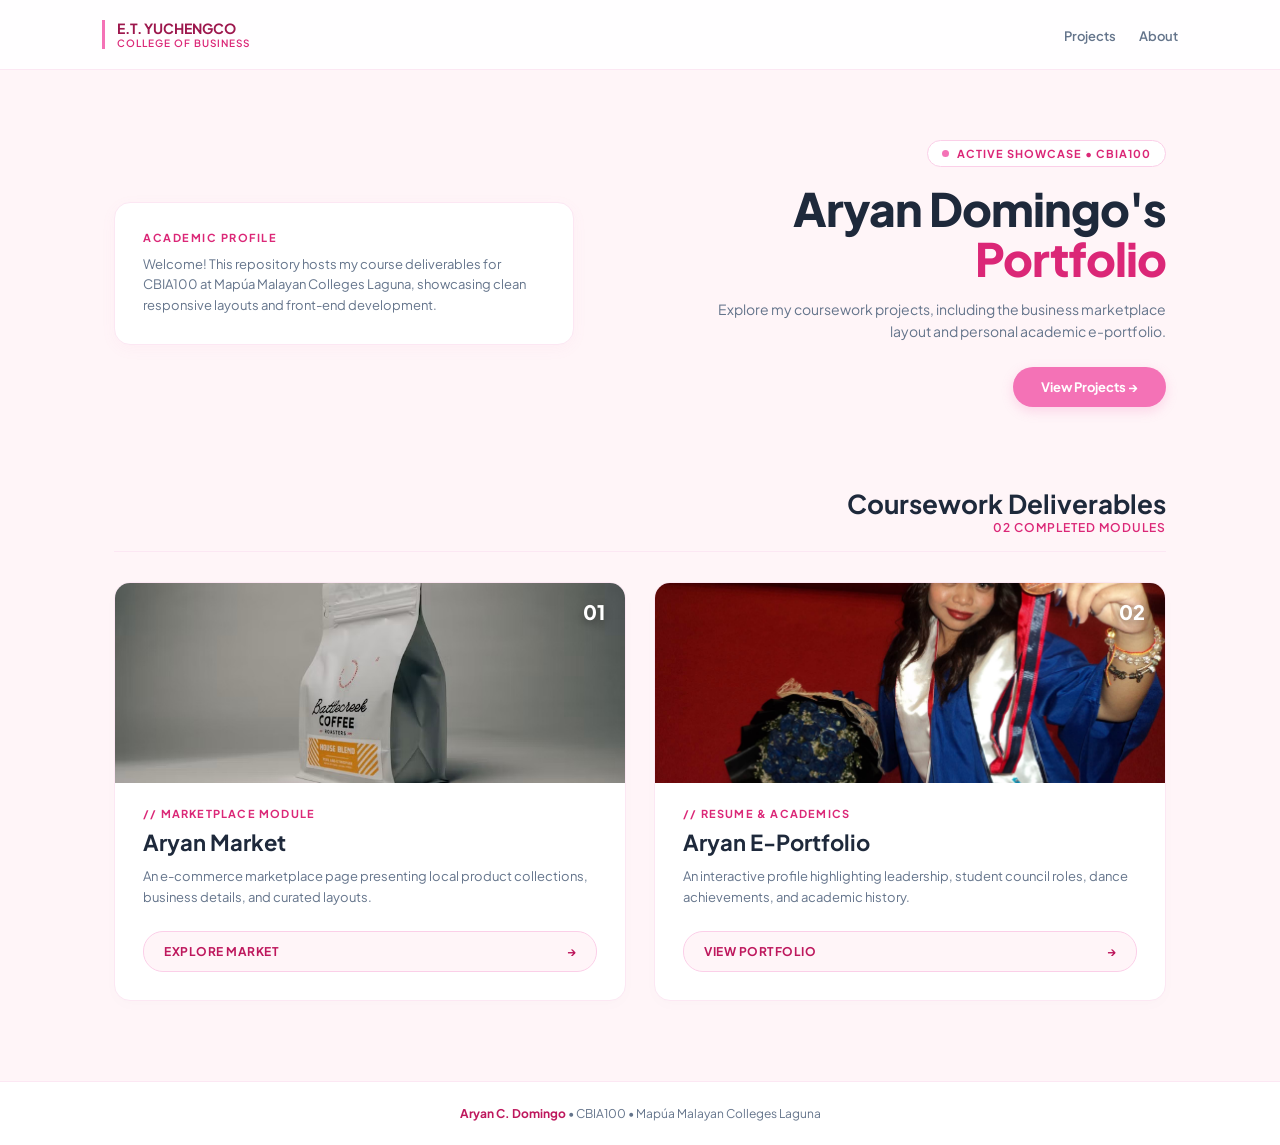
<file: index.html>
<!DOCTYPE html>
<html lang="en">
<head>
    <meta charset="UTF-8">
    <meta name="viewport" content="width=device-width, initial-scale=1.0">
    <title>Aryan C. Domingo | Portfolio</title>
    <link href="https://fonts.googleapis.com/css2?family=Plus+Jakarta+Sans:wght@400;500;600;700;800&display=swap" rel="stylesheet">
    <style>
        * {
            margin: 0;
            padding: 0;
            box-sizing: border-box;
            font-family: 'Plus Jakarta Sans', sans-serif;
            scroll-behavior: smooth;
        }

        body {
            background-color: #fff5f8;
            color: #334155;
            min-height: 100vh;
            display: flex;
            flex-direction: column;
        }

        /* TOP NAVIGATION */
        header {
            background: rgba(255, 255, 255, 0.9);
            backdrop-filter: blur(10px);
            padding: 20px 8%;
            display: flex;
            justify-content: space-between;
            align-items: center;
            border-bottom: 1px solid #fce7f3;
            position: sticky;
            top: 0;
            z-index: 100;
        }

        .brand-logo {
            border-left: 3px solid #f472b6;
            padding-left: 12px;
        }

        .college-title {
            font-size: 14px;
            font-weight: 700;
            color: #9d174d;
            line-height: 1.2;
        }

        .college-sub {
            font-size: 10px;
            font-weight: 600;
            color: #db2777;
            text-transform: uppercase;
            letter-spacing: 1px;
        }

        nav a {
            text-decoration: none;
            color: #64748b;
            font-size: 13px;
            font-weight: 600;
            margin-left: 20px;
            transition: color 0.2s;
        }

        nav a:hover {
            color: #db2777;
        }

        /* HERO SECTION - RIGHT ALIGNED TITLE */
        .hero-container {
            max-width: 1100px;
            margin: 0 auto;
            padding: 70px 24px 40px;
            width: 100%;
            display: grid;
            grid-template-columns: 1fr 1.2fr;
            gap: 40px;
            align-items: center;
        }

        .hero-left-info {
            background: #ffffff;
            border: 1px solid #fce7f3;
            padding: 28px;
            border-radius: 16px;
            box-shadow: 0 4px 15px rgba(244, 114, 182, 0.05);
        }

        .hero-left-info h4 {
            color: #db2777;
            font-size: 11px;
            text-transform: uppercase;
            letter-spacing: 1.5px;
            margin-bottom: 10px;
        }

        .hero-left-info p {
            font-size: 13px;
            color: #64748b;
            line-height: 1.6;
        }

        /* RIGHT ALIGNED HEADER TEXT */
        .hero-right-header {
            text-align: right;
        }

        .status-pill {
            display: inline-flex;
            align-items: center;
            gap: 8px;
            background: #ffffff;
            border: 1px solid #fbcfe8;
            color: #db2777;
            font-size: 11px;
            font-weight: 700;
            padding: 6px 14px;
            border-radius: 20px;
            margin-bottom: 16px;
            text-transform: uppercase;
            letter-spacing: 1px;
        }

        .status-dot {
            width: 7px;
            height: 7px;
            background: #f472b6;
            border-radius: 50%;
        }

        .hero-title {
            font-size: 46px;
            font-weight: 800;
            line-height: 1.1;
            color: #1e293b;
            letter-spacing: -1px;
            margin-bottom: 14px;
        }

        .hero-title span {
            color: #db2777;
        }

        .hero-subtitle {
            font-size: 14px;
            color: #64748b;
            line-height: 1.6;
            margin-bottom: 24px;
            margin-left: auto;
            max-width: 480px;
        }

        .btn-main {
            display: inline-flex;
            align-items: center;
            gap: 8px;
            background: #f472b6;
            color: #ffffff;
            font-weight: 700;
            font-size: 13px;
            padding: 12px 28px;
            border-radius: 25px;
            text-decoration: none;
            transition: all 0.25s ease;
            box-shadow: 0 4px 12px rgba(244, 114, 182, 0.25);
        }

        .btn-main:hover {
            background: #ec4899;
            transform: translateY(-2px);
            box-shadow: 0 6px 18px rgba(236, 72, 153, 0.35);
        }

        /* PROJECTS GRID */
        .projects-section {
            max-width: 1100px;
            margin: 0 auto;
            padding: 40px 24px 80px;
            width: 100%;
            flex: 1;
        }

        .section-header-right {
            text-align: right;
            margin-bottom: 30px;
            border-bottom: 1px solid #fce7f3;
            padding-bottom: 16px;
        }

        .section-title {
            font-size: 26px;
            font-weight: 700;
            color: #1e293b;
        }

        .section-sub {
            font-size: 12px;
            color: #db2777;
            font-weight: 600;
            text-transform: uppercase;
            letter-spacing: 1px;
        }

        /* TWO CARDS SIDE-BY-SIDE GRID */
        .cards-grid {
            display: grid;
            grid-template-columns: repeat(2, 1fr);
            gap: 28px;
        }

        .project-card {
            background: #ffffff;
            border: 1px solid #fce7f3;
            border-radius: 16px;
            overflow: hidden;
            display: flex;
            flex-direction: column;
            justify-content: space-between;
            transition: all 0.25s ease;
            position: relative;
            box-shadow: 0 4px 15px rgba(0, 0, 0, 0.015);
        }

        .project-card:hover {
            border-color: #f472b6;
            transform: translateY(-4px);
            box-shadow: 0 12px 25px rgba(244, 114, 182, 0.12);
        }

        /* THUMBNAIL CONTAINER */
        .card-thumb-wrapper {
            width: 100%;
            height: 200px;
            overflow: hidden;
            position: relative;
            background-color: #fce7f3;
        }

        .card-thumb-wrapper img {
            width: 100%;
            height: 100%;
            object-fit: cover;
            transition: transform 0.3s ease;
        }

        .project-card:hover .card-thumb-wrapper img {
            transform: scale(1.05);
        }

        .card-content {
            padding: 24px 28px 28px;
            display: flex;
            flex-direction: column;
            flex-grow: 1;
            justify-content: space-between;
        }

        .card-num {
            position: absolute;
            top: 16px;
            right: 20px;
            font-size: 20px;
            font-weight: 800;
            color: #ffffff;
            text-shadow: 0 2px 8px rgba(0,0,0,0.4);
            z-index: 2;
        }

        .card-tag {
            font-size: 11px;
            font-weight: 700;
            color: #db2777;
            text-transform: uppercase;
            letter-spacing: 1.2px;
            margin-bottom: 8px;
        }

        .card-title {
            font-size: 22px;
            font-weight: 700;
            color: #1e293b;
            margin-bottom: 10px;
        }

        .card-desc {
            font-size: 13px;
            color: #64748b;
            line-height: 1.6;
            margin-bottom: 24px;
        }

        .card-btn {
            display: flex;
            align-items: center;
            justify-content: space-between;
            background: #fff5f8;
            border: 1px solid #fbcfe8;
            color: #be185d;
            font-weight: 700;
            font-size: 12px;
            padding: 12px 20px;
            border-radius: 20px;
            text-decoration: none;
            text-transform: uppercase;
            letter-spacing: 0.5px;
            transition: all 0.2s ease;
        }

        .card-btn:hover {
            background: #f472b6;
            color: #ffffff;
            border-color: #f472b6;
        }

        /* FOOTER */
        footer {
            background: #ffffff;
            border-top: 1px solid #fce7f3;
            text-align: center;
            padding: 24px;
            font-size: 12px;
            color: #64748b;
        }

        footer strong {
            color: #be185d;
        }

        /* RESPONSIVE */
        @media (max-width: 800px) {
            .hero-container {
                grid-template-columns: 1fr;
            }
            .hero-right-header {
                text-align: left;
            }
            .hero-subtitle {
                margin-left: 0;
            }
            .section-header-right {
                text-align: left;
            }
            .cards-grid {
                grid-template-columns: 1fr;
            }
        }
    </style>
</head>
<body>

    <!-- NAVBAR -->
    <header>
        <div class="brand-logo">
            <div class="college-title">E.T. YUCHENGCO</div>
            <div class="college-sub">College of Business</div>
        </div>

        <nav>
            <a href="#work">Projects</a>
            <a href="#about">About</a>
        </nav>
    </header>

    <!-- HERO (TITLE ON RIGHT SIDE) -->
    <div class="hero-container">
        
        <!-- LEFT CONTENT BOX -->
        <div class="hero-left-info" id="about">
            <h4>Academic Profile</h4>
            <p>Welcome! This repository hosts my course deliverables for CBIA100 at Mapúa Malayan Colleges Laguna, showcasing clean responsive layouts and front-end development.</p>
        </div>

        <!-- RIGHT SIDE TITLE & HEADER -->
        <div class="hero-right-header">
            <div class="status-pill">
                <span class="status-dot"></span>
                <span>Active Showcase &bull; CBIA100</span>
            </div>
            <h1 class="hero-title">Aryan Domingo's <span>Portfolio</span></h1>
            <p class="hero-subtitle">Explore my coursework projects, including the business marketplace layout and personal academic e-portfolio.</p>
            <a href="#work" class="btn-main">View Projects &rarr;</a>
        </div>

    </div>

    <!-- PROJECTS SECTION -->
    <section class="projects-section" id="work">
        <div class="section-header-right">
            <h2 class="section-title">Coursework Deliverables</h2>
            <p class="section-sub">02 Completed Modules</p>
        </div>

        <div class="cards-grid">

            <!-- MARKETPLACE CARD -->
            <div class="project-card">
                <div class="card-thumb-wrapper">
                    <span class="card-num">01</span>
                    <img src="./Aryan%20Market/batangas%20kapeng%20barako.jpg" alt="Aryan Market Thumbnail">
                </div>
                <div class="card-content">
                    <div>
                        <p class="card-tag">// Marketplace Module</p>
                        <h3 class="card-title">Aryan Market</h3>
                        <p class="card-desc">An e-commerce marketplace page presenting local product collections, business details, and curated layouts.</p>
                    </div>
                    <a href="./Aryan%20Market/index.html" class="card-btn">
                        <span>Explore Market</span>
                        <span>&rarr;</span>
                    </a>
                </div>
            </div>

            <!-- E-PORTFOLIO CARD -->
            <div class="project-card">
                <div class="card-thumb-wrapper">
                    <span class="card-num">02</span>
                    <img src="./Aryan%20Eportfolio/solo%20pic%20profile.jpg" alt="Aryan E-Portfolio Thumbnail">
                </div>
                <div class="card-content">
                    <div>
                        <p class="card-tag">// Resume &amp; Academics</p>
                        <h3 class="card-title">Aryan E-Portfolio</h3>
                        <p class="card-desc">An interactive profile highlighting leadership, student council roles, dance achievements, and academic history.</p>
                    </div>
                    <a href="./Aryan%20Eportfolio/index.html" class="card-btn">
                        <span>View Portfolio</span>
                        <span>&rarr;</span>
                    </a>
                </div>
            </div>

        </div>
    </section>

    <!-- FOOTER -->
    <footer>
        <p><strong>Aryan C. Domingo</strong> &bull; CBIA100 &bull; Mapúa Malayan Colleges Laguna</p>
    </footer>

</body>
</html>
</file>
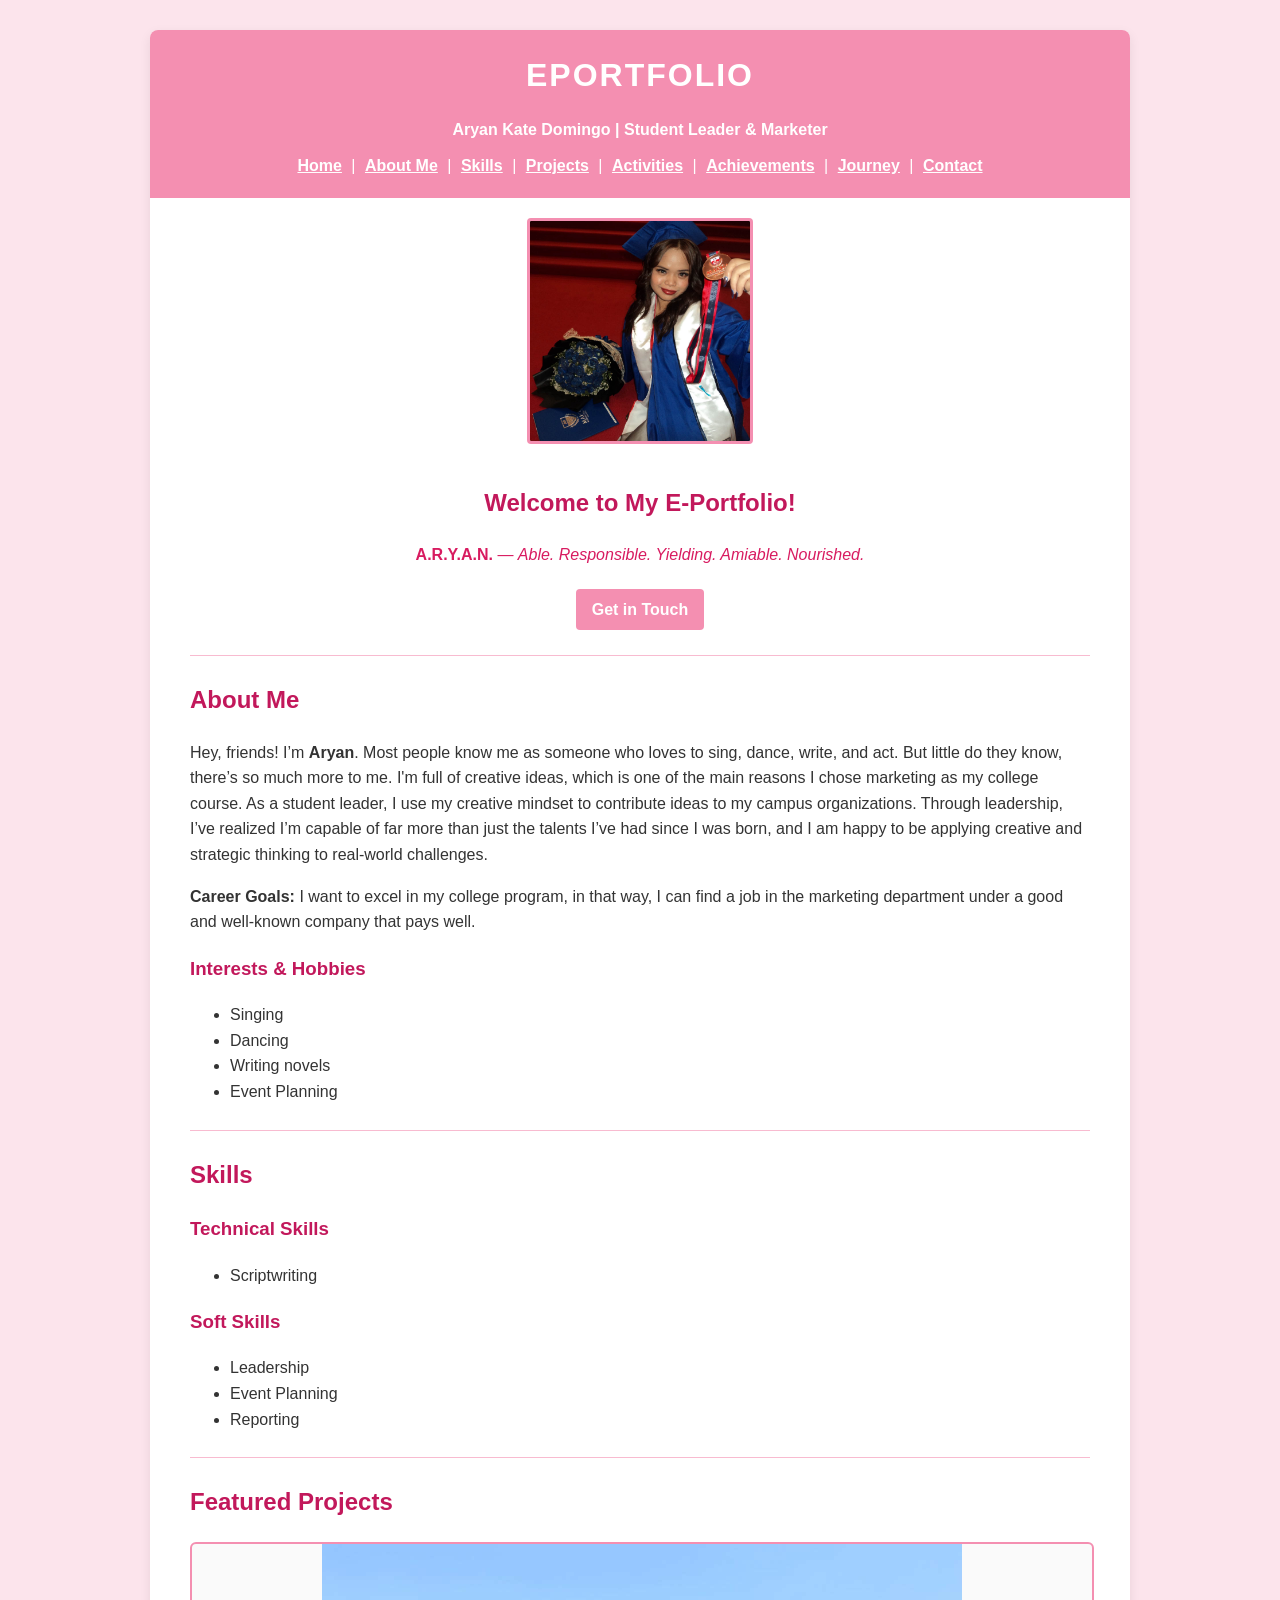
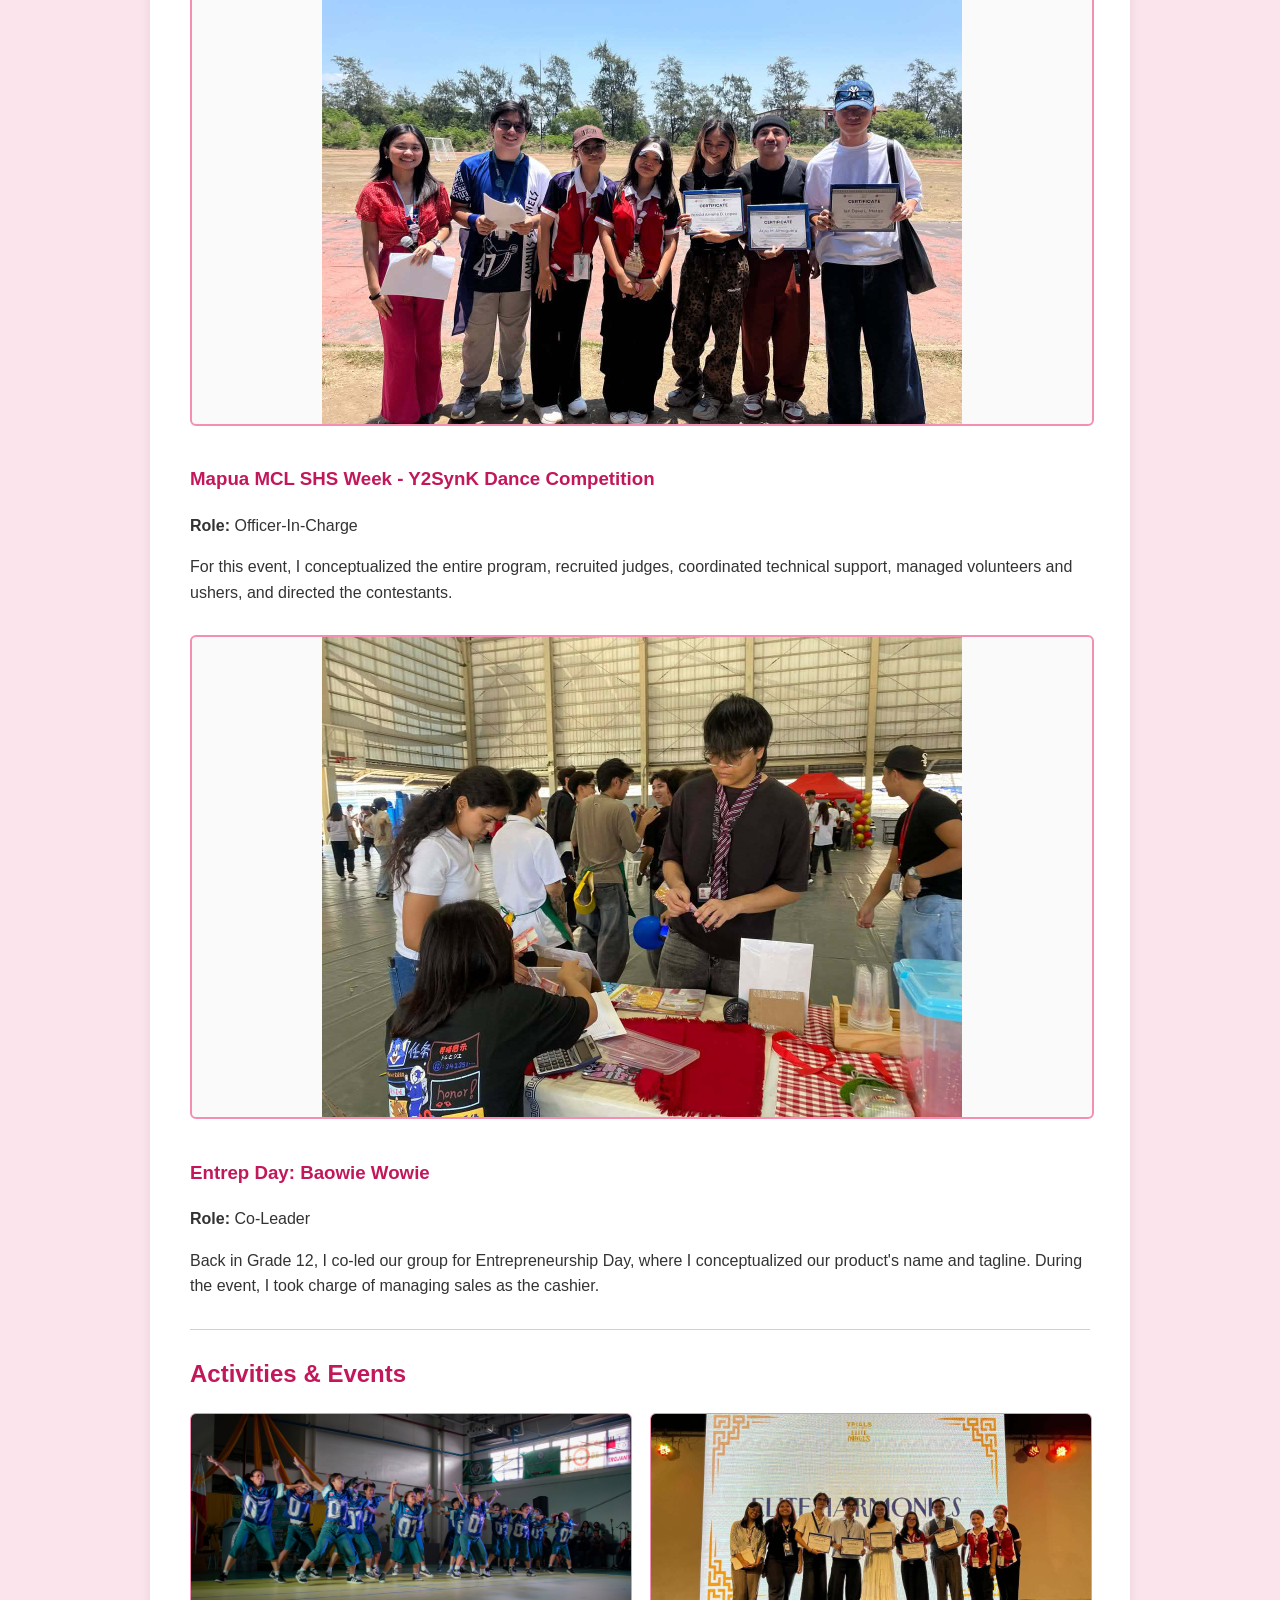
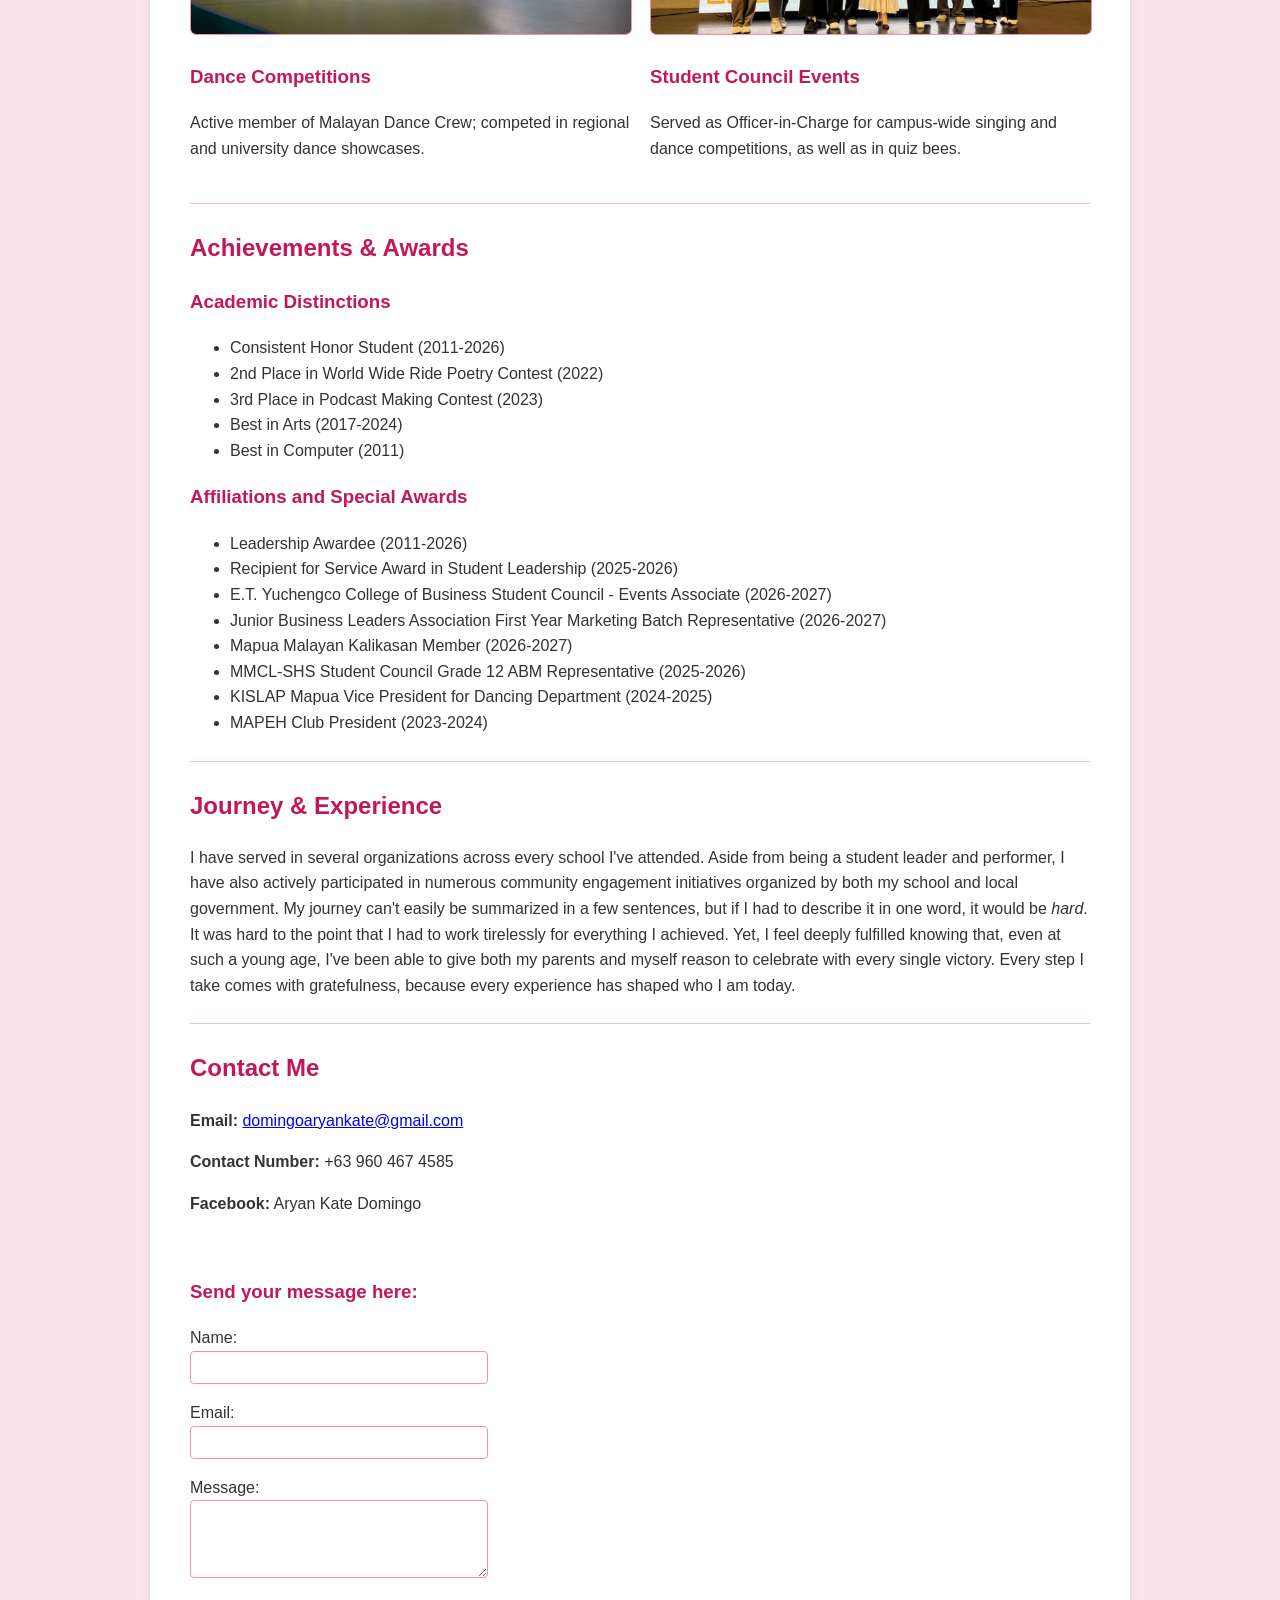
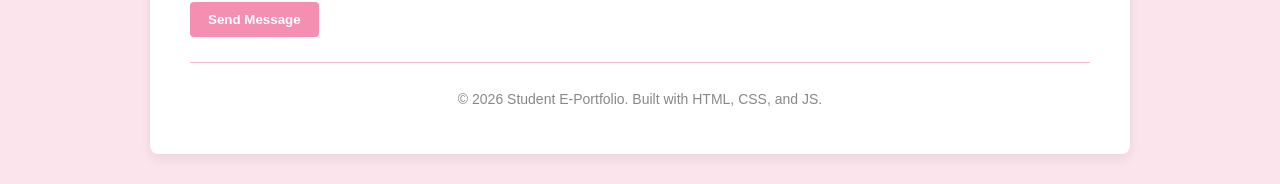
<file: Aryan Eportfolio/index.html>
<!DOCTYPE html>
<html lang="en">
<head>
    <meta charset="UTF-8">
    <meta name="viewport" content="width=device-width, initial-scale=1.0">
    <title>Aryan Kate Domingo - E-Portfolio</title>
    <link rel="stylesheet" type="text/css" href="style.css">
</head>
<body>

    <!-- Main Container Card (White Center Content) -->
    <div class="main-wrapper">

        <!-- Header Section -->
        <header>
            <div class="header-container">
                <h1>EPORTFOLIO</h1>
                <p><b>Aryan Kate Domingo | Student Leader & Marketer</b></p>
                <nav class="nav-links">
                    <a href="#home">Home</a> | 
                    <a href="#about">About Me</a> | 
                    <a href="#skills">Skills</a> | 
                    <a href="#projects">Projects</a> | 
                    <a href="#activities">Activities</a> | 
                    <a href="#achievements">Achievements</a> | 
                    <a href="#journey">Journey</a> | 
                    <a href="#contact">Contact</a>
                </nav>
            </div>
        </header>

        <main>
            <!-- Homepage Section -->
            <section id="home" class="section-container">
                <center>
                    <img src="solo pic profile.jpg" onerror="this.onerror=null; this.src='solo pic profile.png';" alt="Aryan Kate Domingo Profile Photo" class="profile-img-small">
                    <h2>Welcome to My E-Portfolio!</h2>
                    <p class="acronym-tagline"><b>A.R.Y.A.N.</b> — <i>Able. Responsible. Yielding. Amiable. Nourished.</i></p>
                    <p><a href="#contact" class="cta-link">Get in Touch</a></p>
                </center>
            </section>

            <hr>

            <!-- About Me Section -->
            <section id="about" class="section-container">
                <h2>About Me</h2>
                <p>Hey, friends! I’m <b>Aryan</b>. Most people know me as someone who loves to sing, dance, write, and act. But little do they know, there’s so much more to me. I'm full of creative ideas, which is one of the main reasons I chose marketing as my college course. As a student leader, I use my creative mindset to contribute ideas to my campus organizations. Through leadership, I’ve realized I’m capable of far more than just the talents I’ve had since I was born, and I am happy to be applying creative and strategic thinking to real-world challenges.</p>
                
                <p><b>Career Goals:</b> I want to excel in my college program, in that way, I can find a job in the marketing department under a good and well-known company that pays well.</p>

                <h3>Interests & Hobbies</h3>
                <ul>
                    <li>Singing</li>
                    <li>Dancing</li>
                    <li>Writing novels</li>
                    <li>Event Planning</li>
                </ul>
            </section>

            <hr>

            <!-- Skills Section -->
            <section id="skills" class="section-container">
                <h2>Skills</h2>
                <div class="skills-list">
                    <h3>Technical Skills</h3>
                    <ul>
                        <li>Scriptwriting</li>
                    </ul>

                    <h3>Soft Skills</h3>
                    <ul>
                        <li>Leadership</li>
                        <li>Event Planning</li>
                        <li>Reporting</li>
                    </ul>
                </div>
            </section>

            <hr>

            <!-- Featured Projects Section -->
            <section id="projects" class="section-container">
                <h2>Featured Projects</h2>

                <div class="project-item">
                    <img src="officer photo.jpg" onerror="this.onerror=null; this.src='officer photo.png';" alt="Mapua MCL SHS Week - Y2SynK Dance Competition" class="project-img">
                    <h3>Mapua MCL SHS Week - Y2SynK Dance Competition</h3>
                    <p><b>Role:</b> Officer-In-Charge</p>
                    <p>For this event, I conceptualized the entire program, recruited judges, coordinated technical support, managed volunteers and ushers, and directed the contestants.</p>
                </div>

                <div class="project-item">
                    <img src="entrep day co leader.jpg" onerror="this.onerror=null; this.src='entrep day co leader.png';" alt="Entrep Day: Baowie Wowie" class="project-img">
                    <h3>Entrep Day: Baowie Wowie</h3>
                    <p><b>Role:</b> Co-Leader</p>
                    <p>Back in Grade 12, I co-led our group for Entrepreneurship Day, where I conceptualized our product's name and tagline. During the event, I took charge of managing sales as the cashier.</p>
                </div>
            </section>

            <hr>

            <!-- Activities & Events Section -->
            <section id="activities" class="section-container">
                <h2>Activities & Events</h2>
                <div class="activities-grid">
                    <div class="activity-card">
                        <img src="dance compe.jpg" onerror="this.onerror=null; this.src='dance compe.png';" alt="Dance Competitions" class="activity-img">
                        <h3>Dance Competitions</h3>
                        <p>Active member of Malayan Dance Crew; competed in regional and university dance showcases.</p>
                    </div>

                    <div class="activity-card">
                        <img src="student council.jpg" onerror="this.onerror=null; this.src='student council.png';" alt="Student Council Events" class="activity-img">
                        <h3>Student Council Events</h3>
                        <p>Served as Officer-in-Charge for campus-wide singing and dance competitions, as well as in quiz bees.</p>
                    </div>
                </div>
            </section>

            <hr>

            <!-- Achievements & Awards Section -->
            <section id="achievements" class="section-container">
                <h2>Achievements & Awards</h2>

                <h3>Academic Distinctions</h3>
                <ul>
                    <li>Consistent Honor Student (2011-2026)</li>
                    <li>2nd Place in World Wide Ride Poetry Contest (2022)</li>
                    <li>3rd Place in Podcast Making Contest (2023)</li>
                    <li>Best in Arts (2017-2024)</li>
                    <li>Best in Computer (2011)</li>
                </ul>

                <h3>Affiliations and Special Awards</h3>
                <ul>
                    <li>Leadership Awardee (2011-2026)</li>
                    <li>Recipient for Service Award in Student Leadership (2025-2026)</li>
                    <li>E.T. Yuchengco College of Business Student Council - Events Associate (2026-2027)</li>
                    <li>Junior Business Leaders Association First Year Marketing Batch Representative (2026-2027)</li>
                    <li>Mapua Malayan Kalikasan Member (2026-2027)</li>
                    <li>MMCL-SHS Student Council Grade 12 ABM Representative (2025-2026)</li>
                    <li>KISLAP Mapua Vice President for Dancing Department (2024-2025)</li>
                    <li>MAPEH Club President (2023-2024)</li>
                </ul>
            </section>

            <hr>

            <!-- Journey & Experience Section -->
            <section id="journey" class="section-container">
                <h2>Journey & Experience</h2>
                <p>I have served in several organizations across every school I've attended. Aside from being a student leader and performer, I have also actively participated in numerous community engagement initiatives organized by both my school and local government. My journey can't easily be summarized in a few sentences, but if I had to describe it in one word, it would be <i>hard</i>. It was hard to the point that I had to work tirelessly for everything I achieved. Yet, I feel deeply fulfilled knowing that, even at such a young age, I've been able to give both my parents and myself reason to celebrate with every single victory. Every step I take comes with gratefulness, because every experience has shaped who I am today.</p>
            </section>

            <hr>

            <!-- Contact Section -->
            <section id="contact" class="section-container">
                <h2>Contact Me</h2>
                <p><b>Email:</b> <a href="mailto:domingoaryankate@gmail.com">domingoaryankate@gmail.com</a></p>
                <p><b>Contact Number:</b> +63 960 467 4585</p>
                <p><b>Facebook:</b> Aryan Kate Domingo</p>

                <br>
                <h3>Send your message here:</h3>
                <form action="#" method="post">
                    <p>
                        <label for="name">Name:</label><br>
                        <input type="text" id="name" name="name" required>
                    </p>
                    <p>
                        <label for="email">Email:</label><br>
                        <input type="email" id="email" name="email" required>
                    </p>
                    <p>
                        <label for="message">Message:</label><br>
                        <textarea id="message" name="message" rows="4" cols="30" required></textarea>
                    </p>
                    <button type="submit" class="submit-btn">Send Message</button>
                </form>
            </section>
        </main>

        <hr>

        <!-- Footer Section -->
        <footer>
            <center>
                <p>&copy; 2026 Student E-Portfolio. Built with HTML, CSS, and JS.</p>
            </center>
        </footer>

    </div>

</body>
</html>
</file>
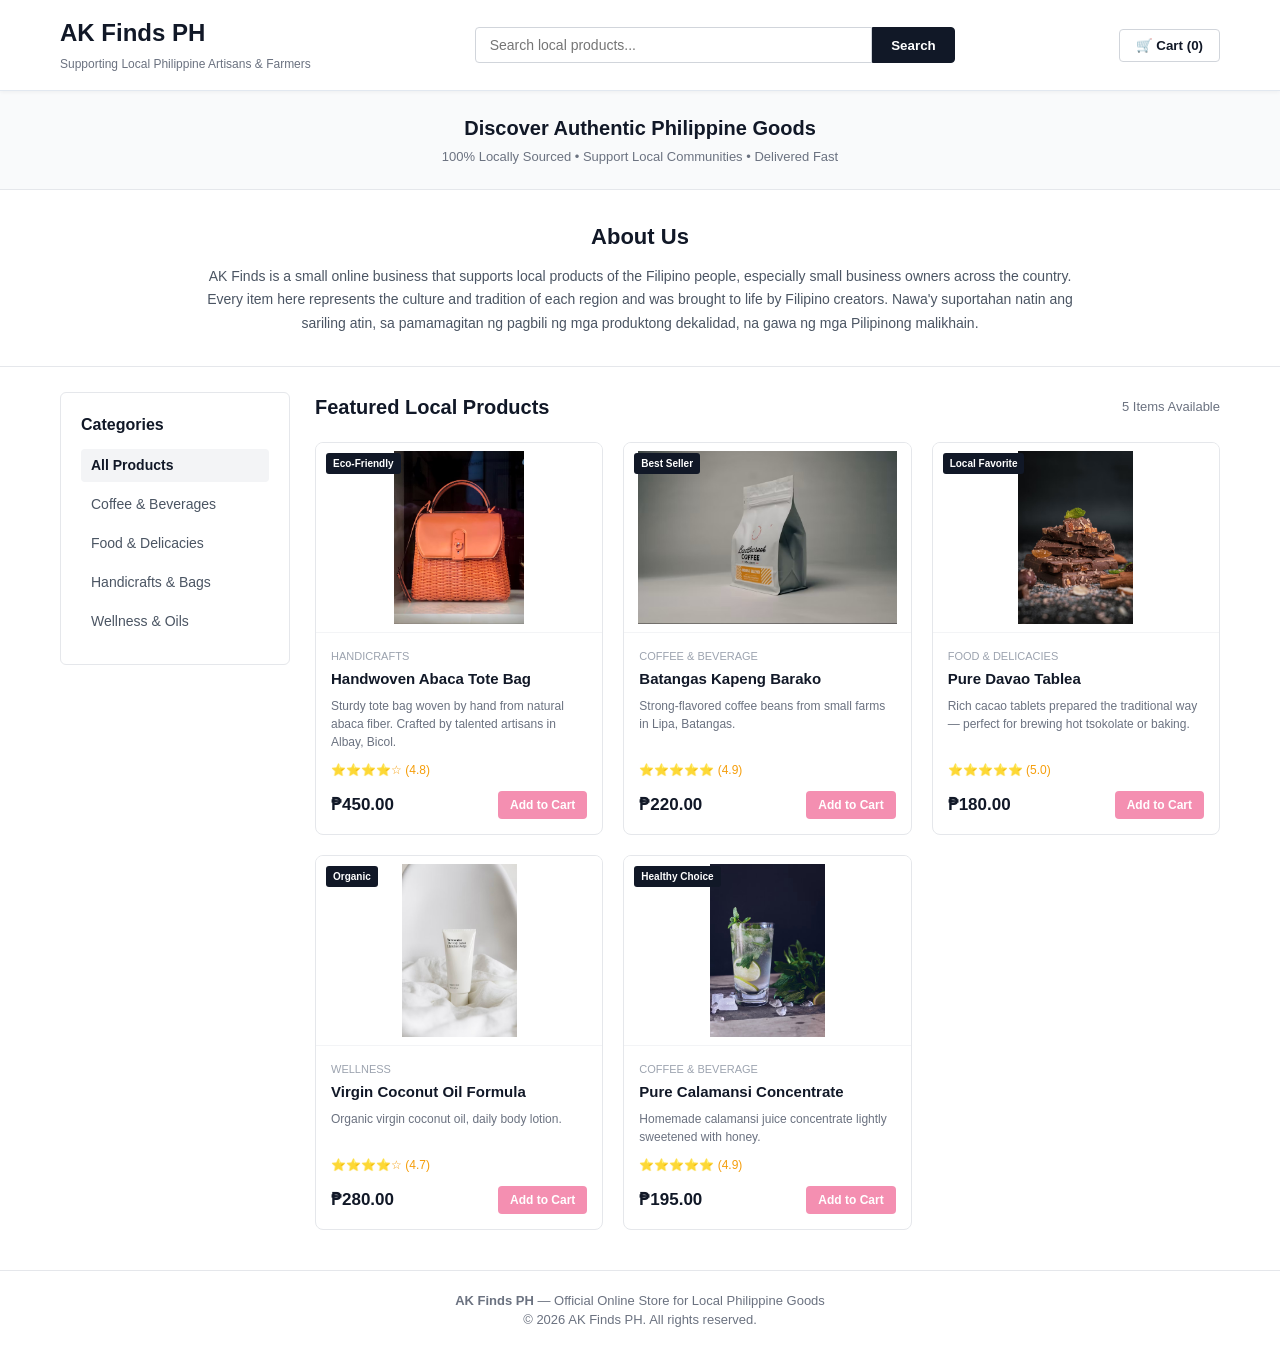
<file: Aryan Market/index.html>
<!DOCTYPE html>
<html lang="en">
<head>
    <meta charset="UTF-8">
    <meta name="viewport" content="width=device-width, initial-scale=1.0">
    <title>AK Finds PH - Local Marketplace</title>
    <link rel="stylesheet" href="style.css">
</head>
<body>

    <!-- Header Navbar -->
    <header class="navbar">
        <div class="nav-container">
            <div class="logo">
                <h1>AK Finds PH</h1>
                <span class="tagline">Supporting Local Philippine Artisans & Farmers</span>
            </div>
            
            <div class="search-bar">
                <input type="text" id="searchInput" placeholder="Search local products..." onkeyup="filterProducts()">
                <button type="button">Search</button>
            </div>

            <div class="cart-status">
                <button class="cart-btn" onclick="toggleCart()">
                    🛒 Cart (<span id="cartCount">0</span>)
                </button>
            </div>
        </div>
    </header>

    <!-- Banner Announcement -->
    <div class="hero-banner">
        <h2>Discover Authentic Philippine Goods</h2>
        <p>100% Locally Sourced • Support Local Communities • Delivered Fast</p>
    </div>

    <!-- About Us Section -->
    <section class="about-us-section">
        <div class="about-container">
            <h2>About Us</h2>
            <p>AK Finds is a small online business that supports local products of the Filipino people, especially small business owners across the country. Every item here represents the culture and tradition of each region and was brought to life by Filipino creators. Nawa'y suportahan natin ang sariling atin, sa pamamagitan ng pagbili ng mga produktong dekalidad, na gawa ng mga Pilipinong malikhain.</p>
        </div>
    </section>

    <!-- Main Container -->
    <div class="main-container">

        <!-- Category Sidebar -->
        <aside class="sidebar">
            <h3>Categories</h3>
            <ul class="category-list">
                <li><a href="#" class="active" onclick="filterCategory('all', event)">All Products</a></li>
                <li><a href="#" onclick="filterCategory('beverage', event)">Coffee & Beverages</a></li>
                <li><a href="#" onclick="filterCategory('food', event)">Food & Delicacies</a></li>
                <li><a href="#" onclick="filterCategory('crafts', event)">Handicrafts & Bags</a></li>
                <li><a href="#" onclick="filterCategory('wellness', event)">Wellness & Oils</a></li>
            </ul>
        </aside>

        <!-- Product Grid Section -->
        <main class="products-section">
            <div class="section-title">
                <h2>Featured Local Products</h2>
                <span class="product-count">5 Items Available</span>
            </div>

            <div class="product-grid" id="productGrid">

                <!-- Pic 1: Handwoven Abaca Tote Bag -->
                <div class="product-card" data-category="crafts">
                    <div class="badge">Eco-Friendly</div>
                    <div class="img-wrapper">
                        <img src="handwoven abaca tote.jpg" 
                             onerror="this.onerror=null; this.src='handwoven abaca tote.png'; if(!this.src) this.src='handwoven abaca tote.jpeg';" 
                             alt="Handwoven Abaca Tote">
                    </div>
                    <div class="product-details">
                        <span class="category-tag">Handicrafts</span>
                        <h3>Handwoven Abaca Tote Bag</h3>
                        <p class="description">Sturdy tote bag woven by hand from natural abaca fiber. Crafted by talented artisans in Albay, Bicol.</p>
                        <div class="rating">⭐⭐⭐⭐☆ (4.8)</div>
                        <div class="price-row">
                            <span class="price">₱450.00</span>
                            <button class="add-btn" onclick="addToCart('Handwoven Abaca Tote Bag', 450)">Add to Cart</button>
                        </div>
                    </div>
                </div>

                <!-- Pic 2: Batangas Kapeng Barako -->
                <div class="product-card" data-category="beverage">
                    <div class="badge">Best Seller</div>
                    <div class="img-wrapper">
                        <img src="batangas kapeng barako.jpg" 
                             onerror="this.onerror=null; this.src='batangas kapeng barako.png'; if(!this.src) this.src='batangas kapeng barako.jpeg';" 
                             alt="Batangas Kapeng Barako">
                    </div>
                    <div class="product-details">
                        <span class="category-tag">Coffee & Beverage</span>
                        <h3>Batangas Kapeng Barako</h3>
                        <p class="description">Strong-flavored coffee beans from small farms in Lipa, Batangas.</p>
                        <div class="rating">⭐⭐⭐⭐⭐ (4.9)</div>
                        <div class="price-row">
                            <span class="price">₱220.00</span>
                            <button class="add-btn" onclick="addToCart('Batangas Kapeng Barako', 220)">Add to Cart</button>
                        </div>
                    </div>
                </div>

                <!-- Pic 3: Pure Davao Tablea -->
                <div class="product-card" data-category="food">
                    <div class="badge">Local Favorite</div>
                    <div class="img-wrapper">
                        <img src="pure davao tablea.jpg" 
                             onerror="this.onerror=null; this.src='pure davao tablea.png'; if(!this.src) this.src='pure davao tablea.jpeg';" 
                             alt="Pure Davao Tablea">
                    </div>
                    <div class="product-details">
                        <span class="category-tag">Food & Delicacies</span>
                        <h3>Pure Davao Tablea</h3>
                        <p class="description">Rich cacao tablets prepared the traditional way — perfect for brewing hot tsokolate or baking.</p>
                        <div class="rating">⭐⭐⭐⭐⭐ (5.0)</div>
                        <div class="price-row">
                            <span class="price">₱180.00</span>
                            <button class="add-btn" onclick="addToCart('Pure Davao Tablea', 180)">Add to Cart</button>
                        </div>
                    </div>
                </div>

                <!-- Pic 4: Coconut Oil Formula -->
                <div class="product-card" data-category="wellness">
                    <div class="badge">Organic</div>
                    <div class="img-wrapper">
                        <img src="coconut oil formula.jpg" 
                             onerror="this.onerror=null; this.src='coconut oil formula.png'; if(!this.src) this.src='coconut oil formula.jpeg';" 
                             alt="Coconut Oil Formula">
                    </div>
                    <div class="product-details">
                        <span class="category-tag">Wellness</span>
                        <h3>Virgin Coconut Oil Formula</h3>
                        <p class="description">Organic virgin coconut oil, daily body lotion.</p>
                        <div class="rating">⭐⭐⭐⭐☆ (4.7)</div>
                        <div class="price-row">
                            <span class="price">₱280.00</span>
                            <button class="add-btn" onclick="addToCart('Virgin Coconut Oil Formula', 280)">Add to Cart</button>
                        </div>
                    </div>
                </div>

                <!-- Pic 5: Calamansi Concentrate -->
                <div class="product-card" data-category="beverage">
                    <div class="badge">Healthy Choice</div>
                    <div class="img-wrapper">
                        <img src="calamansi concentrate.jpg" 
                             onerror="this.onerror=null; this.src='calamansi concentrate.png'; if(!this.src) this.src='calamansi concentrate.jpeg';" 
                             alt="Calamansi Concentrate">
                    </div>
                    <div class="product-details">
                        <span class="category-tag">Coffee & Beverage</span>
                        <h3>Pure Calamansi Concentrate</h3>
                        <p class="description">Homemade calamansi juice concentrate lightly sweetened with honey.</p>
                        <div class="rating">⭐⭐⭐⭐⭐ (4.9)</div>
                        <div class="price-row">
                            <span class="price">₱195.00</span>
                            <button class="add-btn" onclick="addToCart('Pure Calamansi Concentrate', 195)">Add to Cart</button>
                        </div>
                    </div>
                </div>

            </div>
        </main>
    </div>

    <!-- Sliding Shopping Cart Drawer -->
    <div class="cart-overlay" id="cartOverlay" onclick="toggleCart()"></div>
    <div class="cart-drawer" id="cartDrawer">
        <div class="cart-header">
            <h3>Your Shopping Cart</h3>
            <button class="close-btn" onclick="toggleCart()">✕</button>
        </div>
        <div class="cart-items" id="cartItems">
            <p class="empty-msg">Your cart is currently empty.</p>
        </div>
        <div class="cart-footer">
            <div class="total-row">
                <span>Total Amount:</span>
                <span class="total-price" id="cartTotal">₱0.00</span>
            </div>
            <button class="checkout-btn" onclick="checkout()">Proceed to Checkout</button>
        </div>
    </div>

    <!-- Footer -->
    <footer>
        <p><b>AK Finds PH</b> — Official Online Store for Local Philippine Goods</p>
        <p>&copy; 2026 AK Finds PH. All rights reserved.</p>
    </footer>

    <!-- Interactive JS -->
    <script>
        let cart = [];

        function addToCart(name, price) {
            let existing = cart.find(item => item.name === name);
            if (existing) {
                existing.qty += 1;
            } else {
                cart.push({ name: name, price: price, qty: 1 });
            }
            updateCartUI();
        }

        function updateCartUI() {
            let count = cart.reduce((sum, item) => sum + item.qty, 0);
            let total = cart.reduce((sum, item) => sum + (item.price * item.qty), 0);

            document.getElementById('cartCount').innerText = count;
            document.getElementById('cartTotal').innerText = '₱' + total.toFixed(2);

            let container = document.getElementById('cartItems');
            if (cart.length === 0) {
                container.innerHTML = '<p class="empty-msg">Your cart is currently empty.</p>';
            } else {
                container.innerHTML = cart.map((item, index) => `
                    <div class="cart-item">
                        <div>
                            <strong>${item.name}</strong><br>
                            <small>₱${item.price.toFixed(2)} x ${item.qty}</small>
                        </div>
                        <div>
                            <button class="qty-btn" onclick="changeQty(${index}, -1)">-</button>
                            <button class="qty-btn" onclick="changeQty(${index}, 1)">+</button>
                        </div>
                    </div>
                `).join('');
            }
        }

        function changeQty(index, change) {
            cart[index].qty += change;
            if (cart[index].qty <= 0) {
                cart.splice(index, 1);
            }
            updateCartUI();
        }

        function toggleCart() {
            document.getElementById('cartDrawer').classList.toggle('open');
            document.getElementById('cartOverlay').classList.toggle('open');
        }

        function checkout() {
            if (cart.length === 0) {
                alert('Your cart is empty!');
                return;
            }
            alert('Thank you for shopping at AK Finds PH! Your order has been placed.');
            cart = [];
            updateCartUI();
            toggleCart();
        }

        function filterProducts() {
            let input = document.getElementById('searchInput').value.toLowerCase();
            let cards = document.querySelectorAll('.product-card');
            cards.forEach(card => {
                let text = card.innerText.toLowerCase();
                card.style.display = text.includes(input) ? 'flex' : 'none';
            });
        }

        function filterCategory(cat, event) {
            if (event) event.preventDefault();
            let links = document.querySelectorAll('.category-list a');
            links.forEach(l => l.classList.remove('active'));
            if (event) event.target.classList.add('active');

            let cards = document.querySelectorAll('.product-card');
            cards.forEach(card => {
                if (cat === 'all' || card.dataset.category === cat) {
                    card.style.display = 'flex';
                } else {
                    card.style.display = 'none';
                }
            });
        }
    </script>
</body>
</html>
</file>
<file: Aryan Eportfolio/style.css>
/* Page Background set to Soft Light Pink on the Sides */
body {
    background-color: #fce4ec; /* Soft Light Pink */
    font-family: Arial, sans-serif;
    margin: 0;
    padding: 30px 0;
    line-height: 1.6;
}

/* White Container in the Middle */
.main-wrapper {
    background-color: #ffffff;
    color: #333333;
    max-width: 900px;
    margin: 0 auto;
    padding: 20px 40px 30px 40px;
    border-radius: 8px;
    box-shadow: 0 4px 12px rgba(0, 0, 0, 0.08);
}

/* Header Bar - Medium Rose/Pastel Pink */
header {
    background-color: #f48fb1;
    color: #ffffff;
    padding: 20px 0;
    margin: -20px -40px 20px -40px;
    border-radius: 8px 8px 0 0;
    text-align: center;
}

header h1 {
    color: #ffffff;
    margin: 0 0 5px 0;
    letter-spacing: 2px;
}

header p {
    color: #ffffff;
    margin-bottom: 10px;
}

/* Navigation Links */
.nav-links a {
    color: #ffffff;
    text-decoration: underline;
    font-weight: bold;
    padding: 0 5px;
}

.nav-links a:hover {
    color: #880e4f; /* Deep Rose Accent */
}

/* Headings */
h1, h2, h3 {
    color: #c2185b; /* Elegant Deep Pink */
}

.acronym-tagline {
    font-size: 16px;
    margin-top: 8px;
    color: #d81b60;
}

.cta-link {
    display: inline-block;
    background-color: #f48fb1;
    color: #ffffff;
    padding: 8px 16px;
    text-decoration: none;
    font-weight: bold;
    border-radius: 4px;
    margin-top: 5px;
}

.cta-link:hover {
    background-color: #ec407a;
}

/* Horizontal Divider Rules */
hr {
    border: none;
    border-top: 1px solid #f8bbd0;
    margin: 25px 0;
}

/* BIGGER & SQUARE Profile Image */
.profile-img-small {
    width: 220px;
    height: 220px;
    object-fit: cover;
    border: 3px solid #f48fb1;
    border-radius: 4px; /* Square shape with slightly smooth edges */
    margin-bottom: 12px;
}

/* Featured Projects Styling */
.project-item {
    margin-bottom: 30px;
}

/* Project Images - Uncropped & Bigger */
.project-img {
    width: 100%;
    max-height: 480px; /* Increased height so image is not cut in half */
    object-fit: contain; /* Displays full image without cropping */
    background-color: #fafafa;
    border-radius: 6px;
    border: 2px solid #f48fb1;
    margin-bottom: 12px;
}

/* Activities Cards Grid */
.activities-grid {
    display: flex;
    gap: 20px;
    flex-wrap: wrap;
}

.activity-card {
    flex: 1;
    min-width: 260px;
}

.activity-img {
    width: 100%;
    height: 220px;
    object-fit: cover;
    border-radius: 6px;
    border: 1px solid #f48fb1;
}

/* Form Inputs Styling */
input, textarea {
    border: 1px solid #f48fb1;
    padding: 8px;
    color: #000000;
    width: 280px;
    max-width: 100%;
    border-radius: 4px;
}

.submit-btn {
    background-color: #f48fb1;
    color: #ffffff;
    border: none;
    padding: 10px 18px;
    cursor: pointer;
    font-weight: bold;
    border-radius: 4px;
    transition: background-color 0.2s ease;
}

.submit-btn:hover {
    background-color: #ec407a;
}

/* Footer */
footer {
    font-size: 14px;
    margin-top: 15px;
    color: #888888;
}
</file>
<file: Aryan Market/style.css>
/* Base Reset & Crisp White Aesthetic */
* {
    box-sizing: border-box;
    margin: 0;
    padding: 0;
}

body {
    font-family: Arial, sans-serif;
    background-color: #ffffff; /* Clean Pure White Background */
    color: #222222;
    line-height: 1.5;
}

/* Navbar Header */
.navbar {
    background-color: #ffffff;
    border-bottom: 1px solid #e2e8f0;
    position: sticky;
    top: 0;
    z-index: 100;
    box-shadow: 0 1px 4px rgba(0,0,0,0.05);
}

.nav-container {
    max-width: 1200px;
    margin: 0 auto;
    padding: 15px 20px;
    display: flex;
    justify-content: space-between;
    align-items: center;
    gap: 20px;
}

.logo h1 {
    color: #111827;
    font-size: 24px;
    font-weight: 800;
}

.tagline {
    font-size: 12px;
    color: #6b7280;
}

/* Search Bar */
.search-bar {
    display: flex;
    flex: 1;
    max-width: 480px;
}

.search-bar input {
    width: 100%;
    padding: 9px 14px;
    border: 1px solid #d1d5db;
    border-radius: 4px 0 0 4px;
    outline: none;
    font-size: 14px;
}

.search-bar button {
    background-color: #111827;
    color: #ffffff;
    border: 1px solid #111827;
    padding: 0 18px;
    border-radius: 0 4px 4px 0;
    cursor: pointer;
    font-weight: bold;
}

.search-bar button:hover {
    background-color: #374151;
}

/* Cart Button */
.cart-btn {
    background-color: #ffffff;
    color: #111827;
    border: 1px solid #d1d5db;
    padding: 8px 16px;
    border-radius: 4px;
    cursor: pointer;
    font-weight: bold;
}

.cart-btn:hover {
    background-color: #f9fafb;
    border-color: #111827;
}

/* Minimal Banner Header */
.hero-banner {
    background-color: #f9fafb;
    border-bottom: 1px solid #e5e7eb;
    color: #111827;
    text-align: center;
    padding: 22px 20px;
}

.hero-banner h2 {
    font-size: 20px;
    margin-bottom: 4px;
}

.hero-banner p {
    font-size: 13px;
    color: #6b7280;
}

/* About Us Section */
.about-us-section {
    background-color: #ffffff;
    border-bottom: 1px solid #e5e7eb;
    padding: 30px 20px;
}

.about-container {
    max-width: 900px;
    margin: 0 auto;
    text-align: center;
}

.about-container h2 {
    font-size: 22px;
    color: #111827;
    margin-bottom: 12px;
}

.about-container p {
    font-size: 14px;
    color: #4b5563;
    line-height: 1.7;
}

/* Layout Grid Container */
.main-container {
    max-width: 1200px;
    margin: 25px auto;
    padding: 0 20px;
    display: flex;
    gap: 25px;
}

/* Sidebar */
.sidebar {
    width: 230px;
    background-color: #ffffff;
    padding: 20px;
    border-radius: 6px;
    border: 1px solid #e5e7eb;
    height: fit-content;
}

.sidebar h3 {
    color: #111827;
    margin-bottom: 12px;
    font-size: 16px;
}

.category-list {
    list-style: none;
}

.category-list li {
    margin-bottom: 6px;
}

.category-list a {
    color: #4b5563;
    text-decoration: none;
    display: block;
    padding: 6px 10px;
    border-radius: 4px;
    font-size: 14px;
}

.category-list a.active, .category-list a:hover {
    background-color: #f3f4f6;
    color: #111827;
    font-weight: bold;
}

/* Products Section */
.products-section {
    flex: 1;
}

.section-title {
    display: flex;
    justify-content: space-between;
    align-items: center;
    margin-bottom: 20px;
}

.section-title h2 {
    color: #111827;
    font-size: 20px;
}

.product-count {
    color: #6b7280;
    font-size: 13px;
}

/* Product Cards Grid */
.product-grid {
    display: grid;
    grid-template-columns: repeat(auto-fill, minmax(220px, 1fr));
    gap: 20px;
}

.product-card {
    background-color: #ffffff;
    border: 1px solid #e5e7eb;
    border-radius: 8px;
    overflow: hidden;
    display: flex;
    flex-direction: column;
    position: relative;
    transition: box-shadow 0.2s ease, transform 0.2s ease;
}

.product-card:hover {
    transform: translateY(-2px);
    box-shadow: 0 4px 12px rgba(0, 0, 0, 0.08);
}

.badge {
    position: absolute;
    top: 10px;
    left: 10px;
    background-color: #111827;
    color: #ffffff;
    font-size: 10px;
    padding: 3px 7px;
    border-radius: 3px;
    font-weight: bold;
    z-index: 2;
}

/* Image Container */
.img-wrapper {
    width: 100%;
    height: 190px;
    background-color: #ffffff;
    display: flex;
    align-items: center;
    justify-content: center;
    border-bottom: 1px solid #f3f4f6;
    padding: 8px;
}

.img-wrapper img {
    max-width: 100%;
    max-height: 100%;
    object-fit: contain;
}

.product-details {
    padding: 15px;
    display: flex;
    flex-direction: column;
    flex: 1;
}

.category-tag {
    font-size: 11px;
    color: #9ca3af;
    text-transform: uppercase;
    margin-bottom: 4px;
}

.product-details h3 {
    font-size: 15px;
    color: #111827;
    margin-bottom: 6px;
}

.description {
    font-size: 12px;
    color: #6b7280;
    margin-bottom: 10px;
    flex: 1;
}

.rating {
    font-size: 12px;
    color: #f59e0b;
    margin-bottom: 12px;
}

.price-row {
    display: flex;
    justify-content: space-between;
    align-items: center;
}

.price {
    font-size: 17px;
    font-weight: bold;
    color: #111827;
}

.add-btn {
    background-color: #f48fb1; /* Soft pink accent button */
    color: #ffffff;
    border: none;
    padding: 7px 12px;
    border-radius: 4px;
    cursor: pointer;
    font-size: 12px;
    font-weight: bold;
}

.add-btn:hover {
    background-color: #ec407a;
}

/* Sliding Cart Drawer */
.cart-overlay {
    position: fixed;
    top: 0; left: 0; width: 100%; height: 100%;
    background: rgba(0,0,0,0.3);
    display: none;
    z-index: 200;
}

.cart-overlay.open {
    display: block;
}

.cart-drawer {
    position: fixed;
    top: 0; right: -350px;
    width: 320px; height: 100%;
    background: #ffffff;
    z-index: 201;
    transition: right 0.3s ease;
    display: flex;
    flex-direction: column;
    box-shadow: -4px 0 12px rgba(0,0,0,0.1);
}

.cart-drawer.open {
    right: 0;
}

.cart-header {
    padding: 15px 20px;
    background-color: #111827;
    color: #ffffff;
    display: flex;
    justify-content: space-between;
    align-items: center;
}

.close-btn {
    background: none;
    border: none;
    color: #ffffff;
    font-size: 20px;
    cursor: pointer;
}

.cart-items {
    padding: 20px;
    flex: 1;
    overflow-y: auto;
}

.empty-msg {
    color: #9ca3af;
    text-align: center;
    margin-top: 40px;
}

.cart-item {
    display: flex;
    justify-content: space-between;
    align-items: center;
    border-bottom: 1px solid #f3f4f6;
    padding-bottom: 10px;
    margin-bottom: 10px;
}

.qty-btn {
    background: #e5e7eb;
    border: none;
    color: #111827;
    padding: 2px 8px;
    border-radius: 2px;
    cursor: pointer;
    font-weight: bold;
}

.cart-footer {
    padding: 20px;
    border-top: 1px solid #e5e7eb;
    background-color: #f9fafb;
}

.total-row {
    display: flex;
    justify-content: space-between;
    font-weight: bold;
    margin-bottom: 15px;
    font-size: 16px;
}

.total-price {
    color: #111827;
}

.checkout-btn {
    width: 100%;
    background-color: #111827;
    color: #ffffff;
    border: none;
    padding: 12px;
    border-radius: 4px;
    font-weight: bold;
    cursor: pointer;
}

.checkout-btn:hover {
    background-color: #374151;
}

/* Footer */
footer {
    background-color: #ffffff;
    border-top: 1px solid #e5e7eb;
    text-align: center;
    padding: 20px;
    margin-top: 40px;
    color: #6b7280;
    font-size: 13px;
}
</file>
